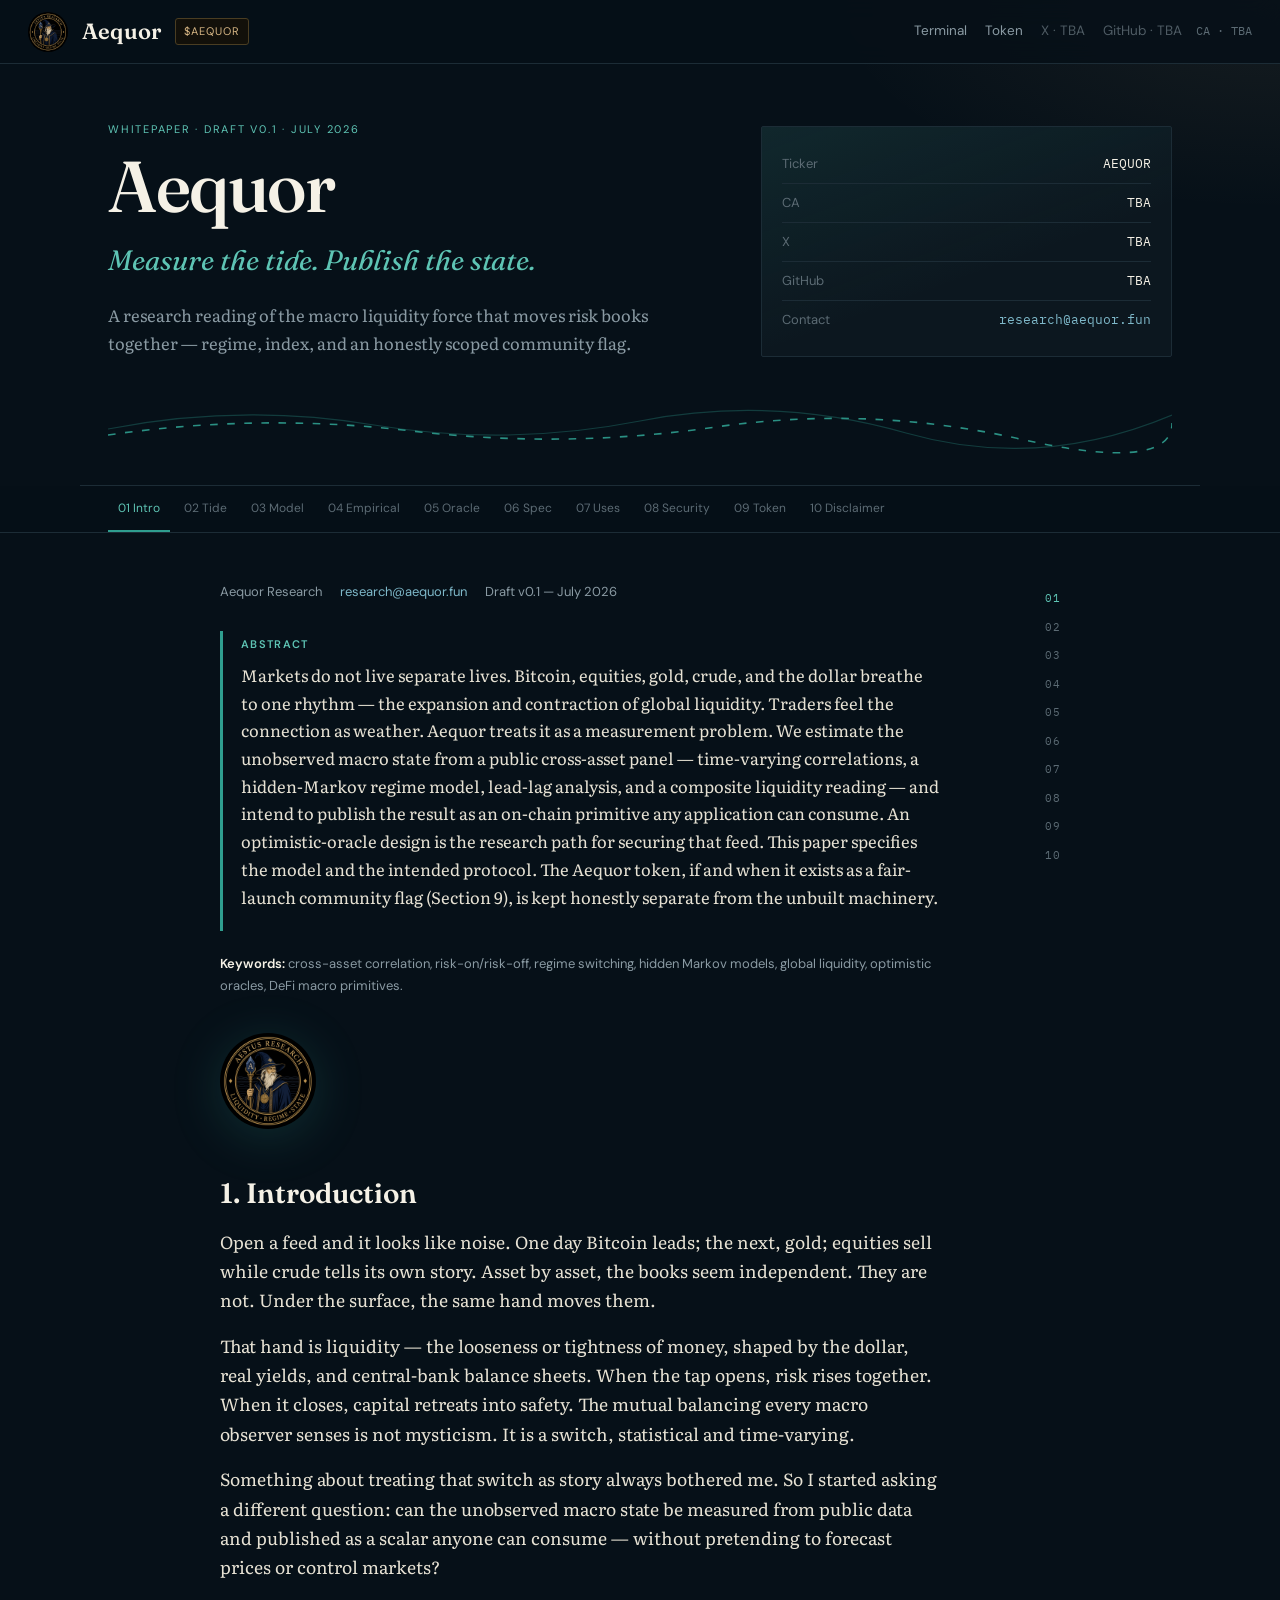
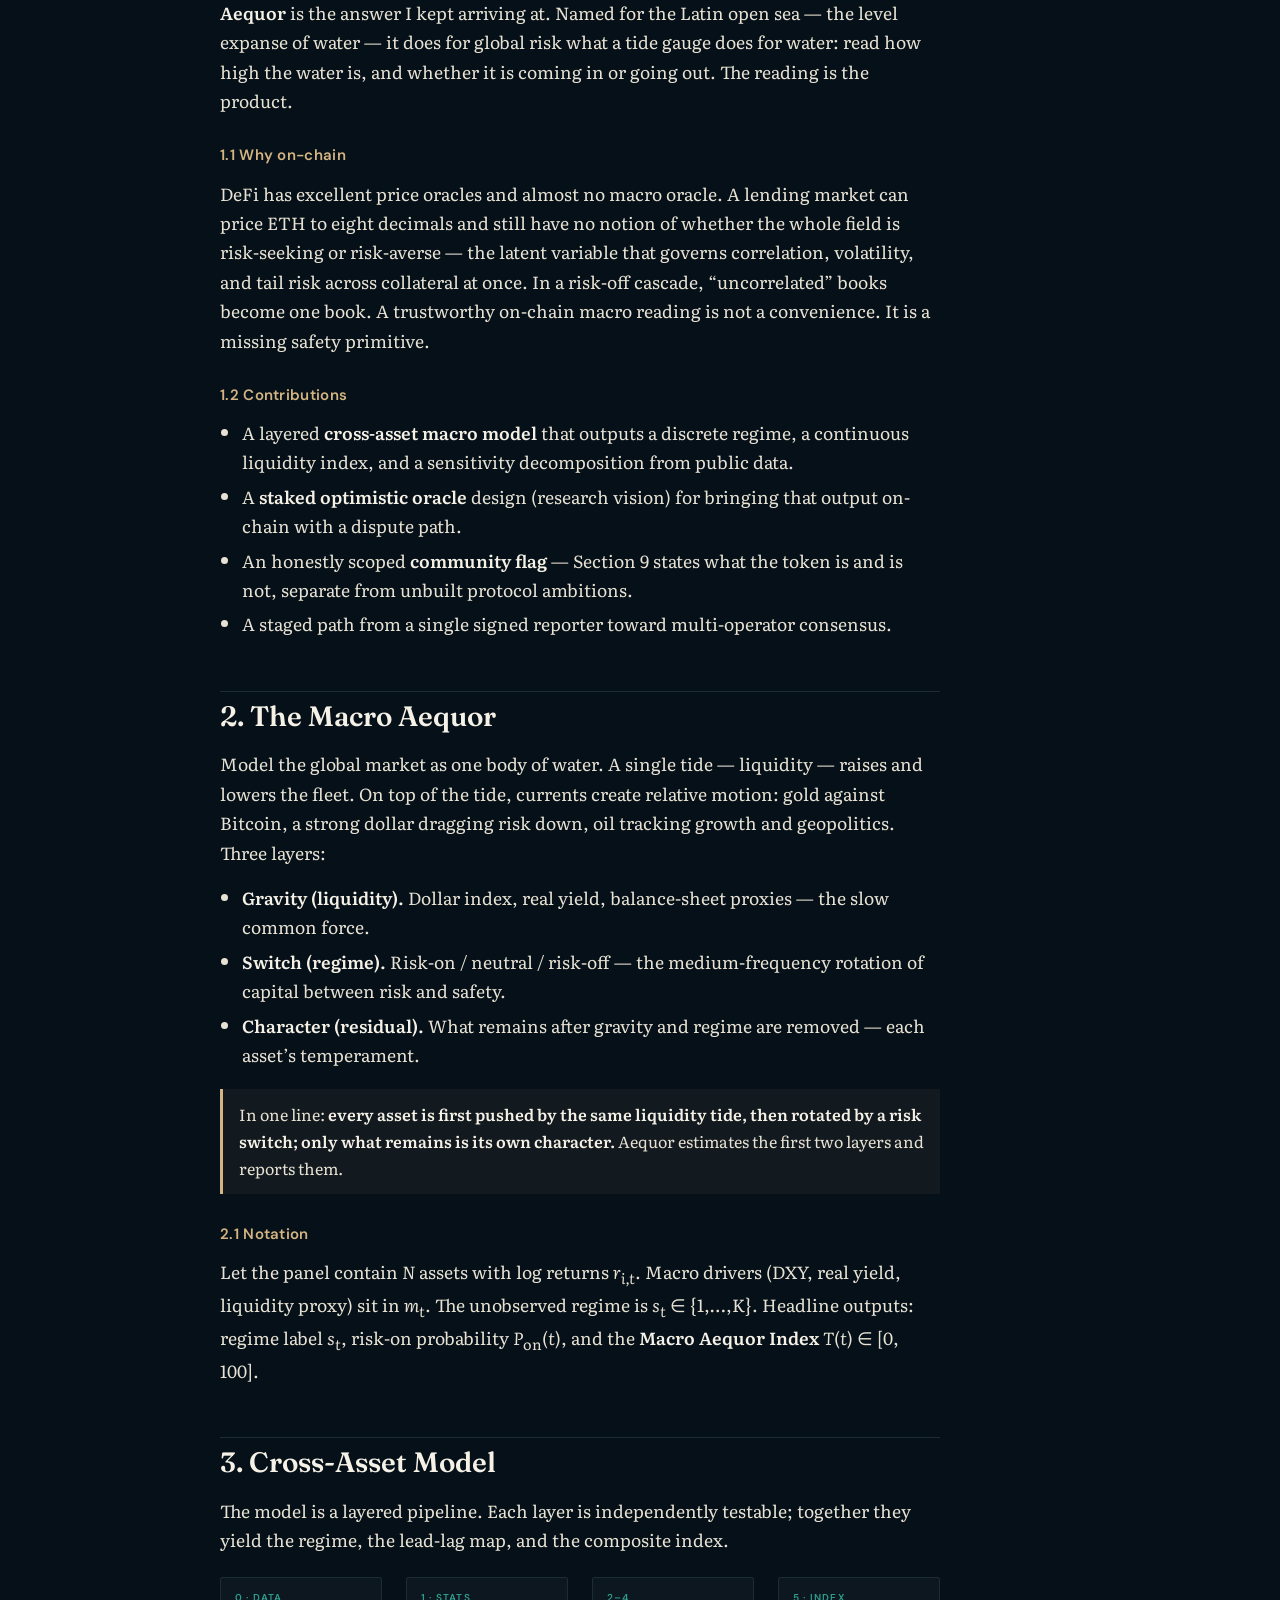
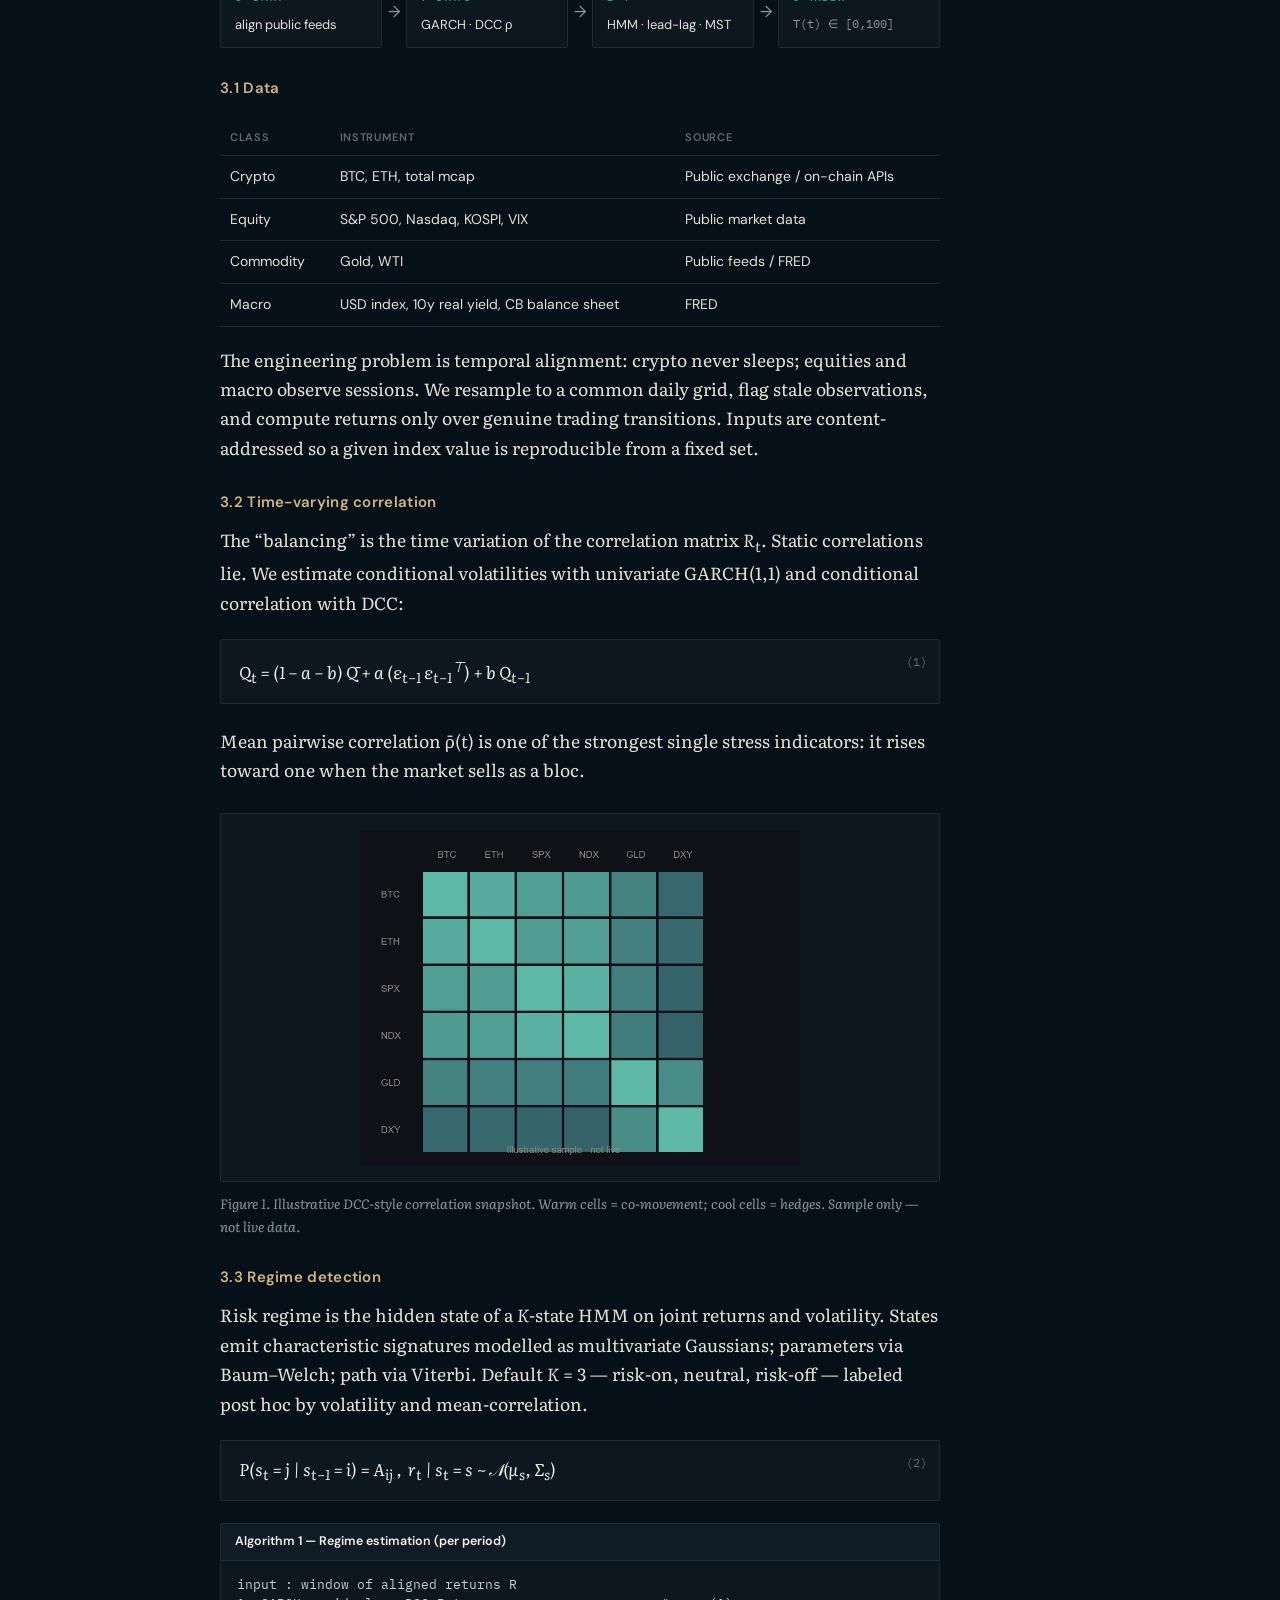
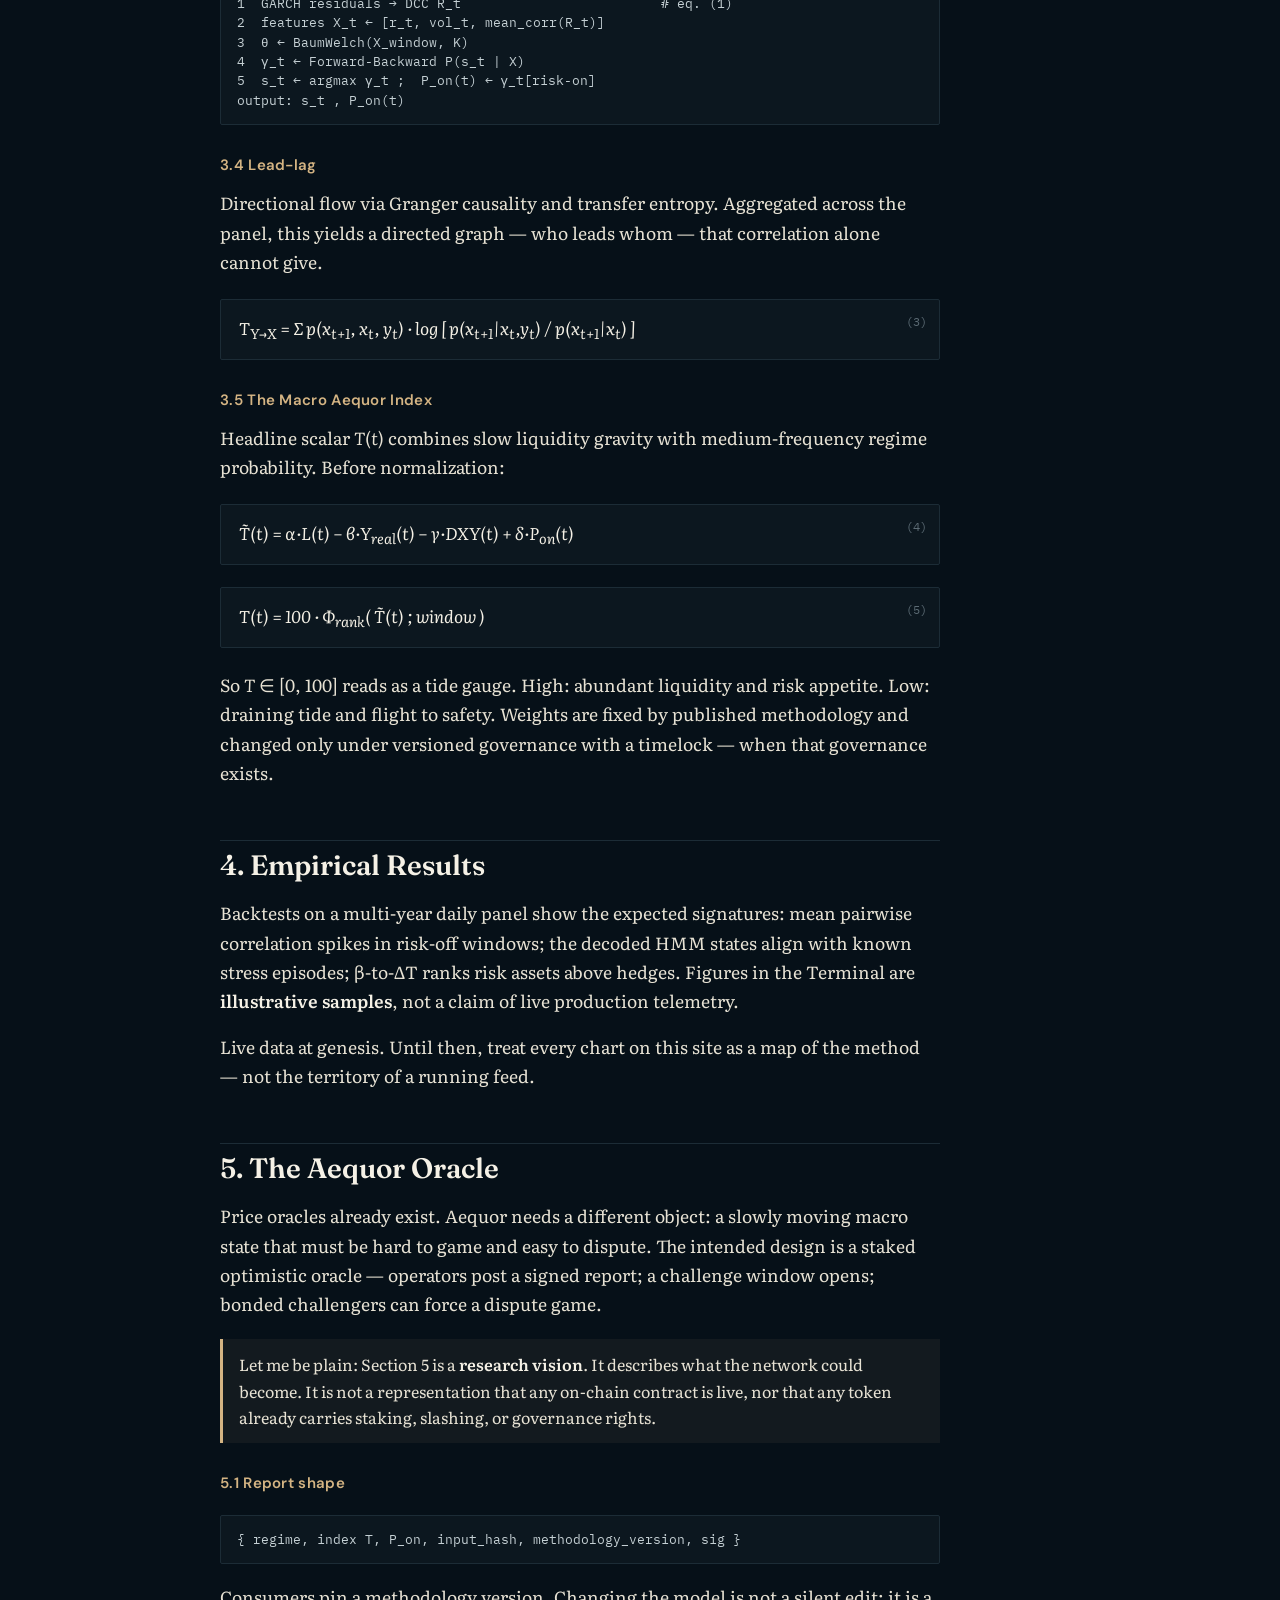
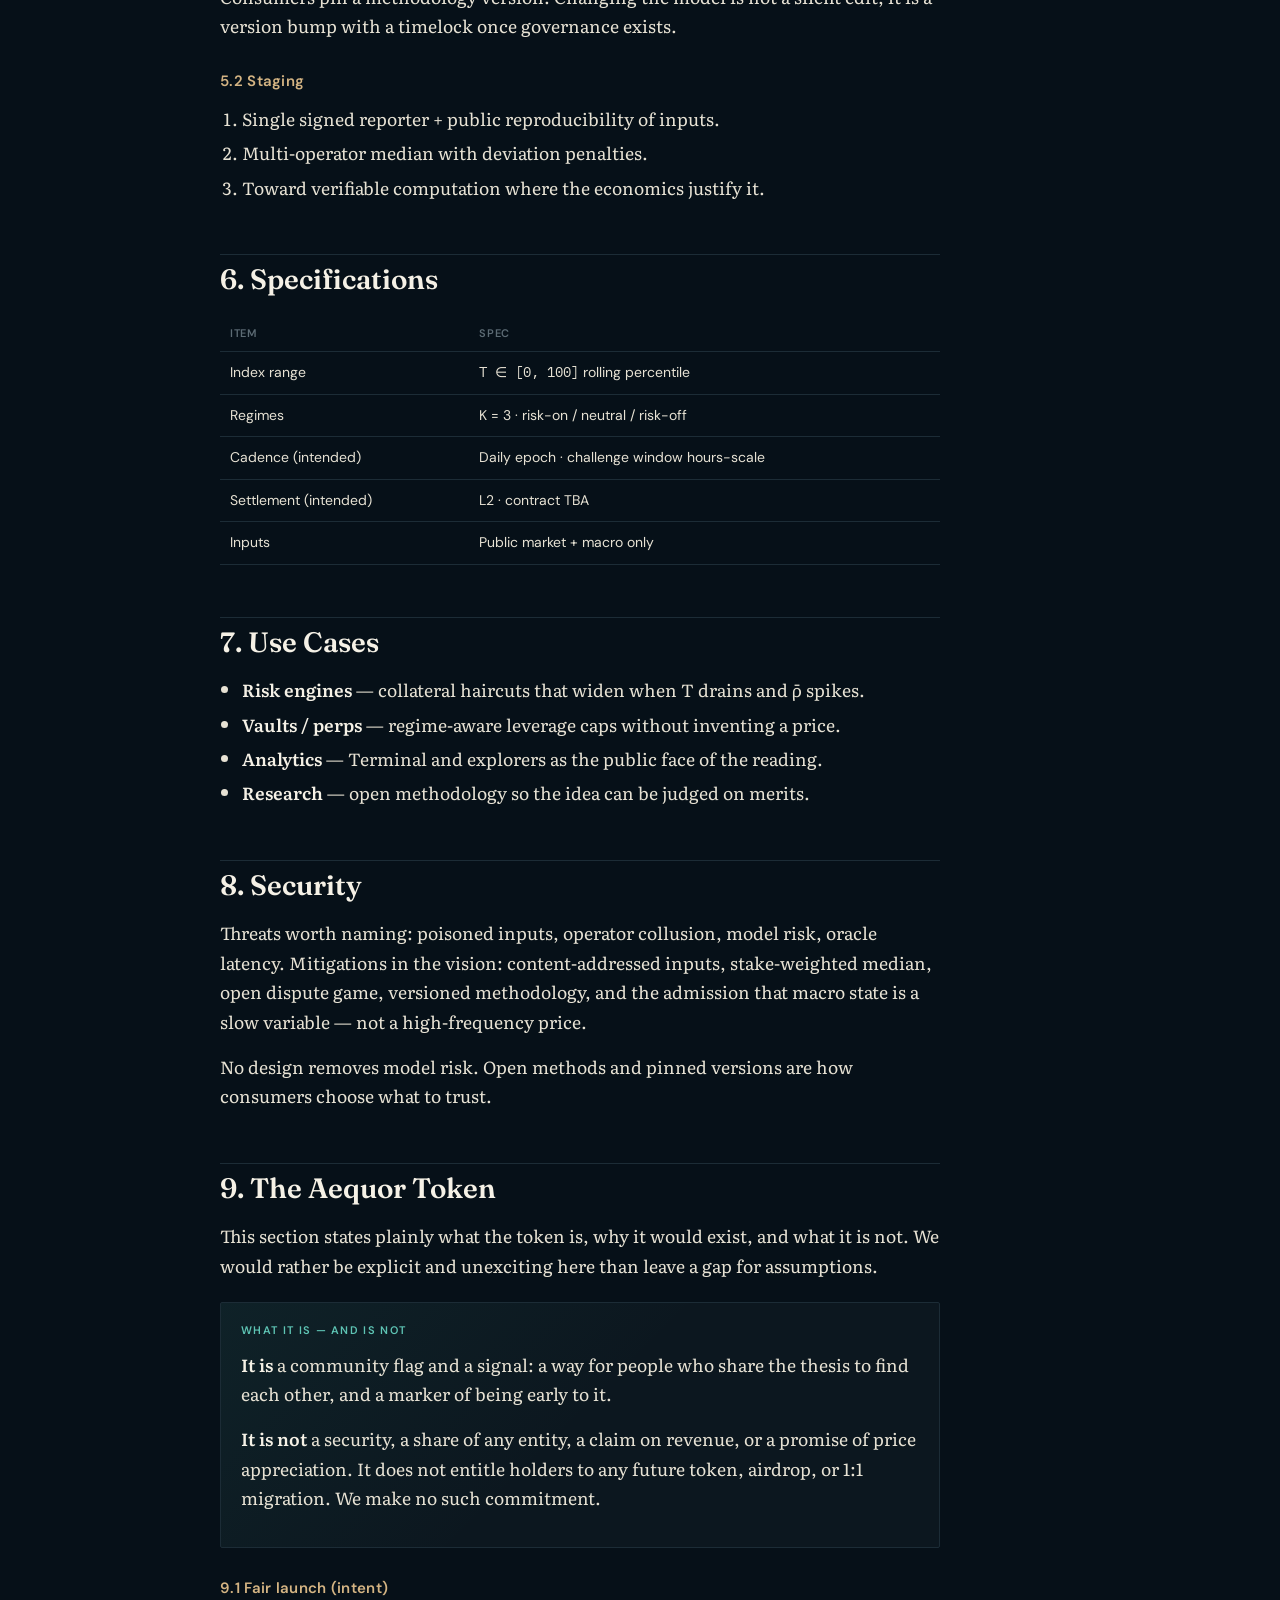
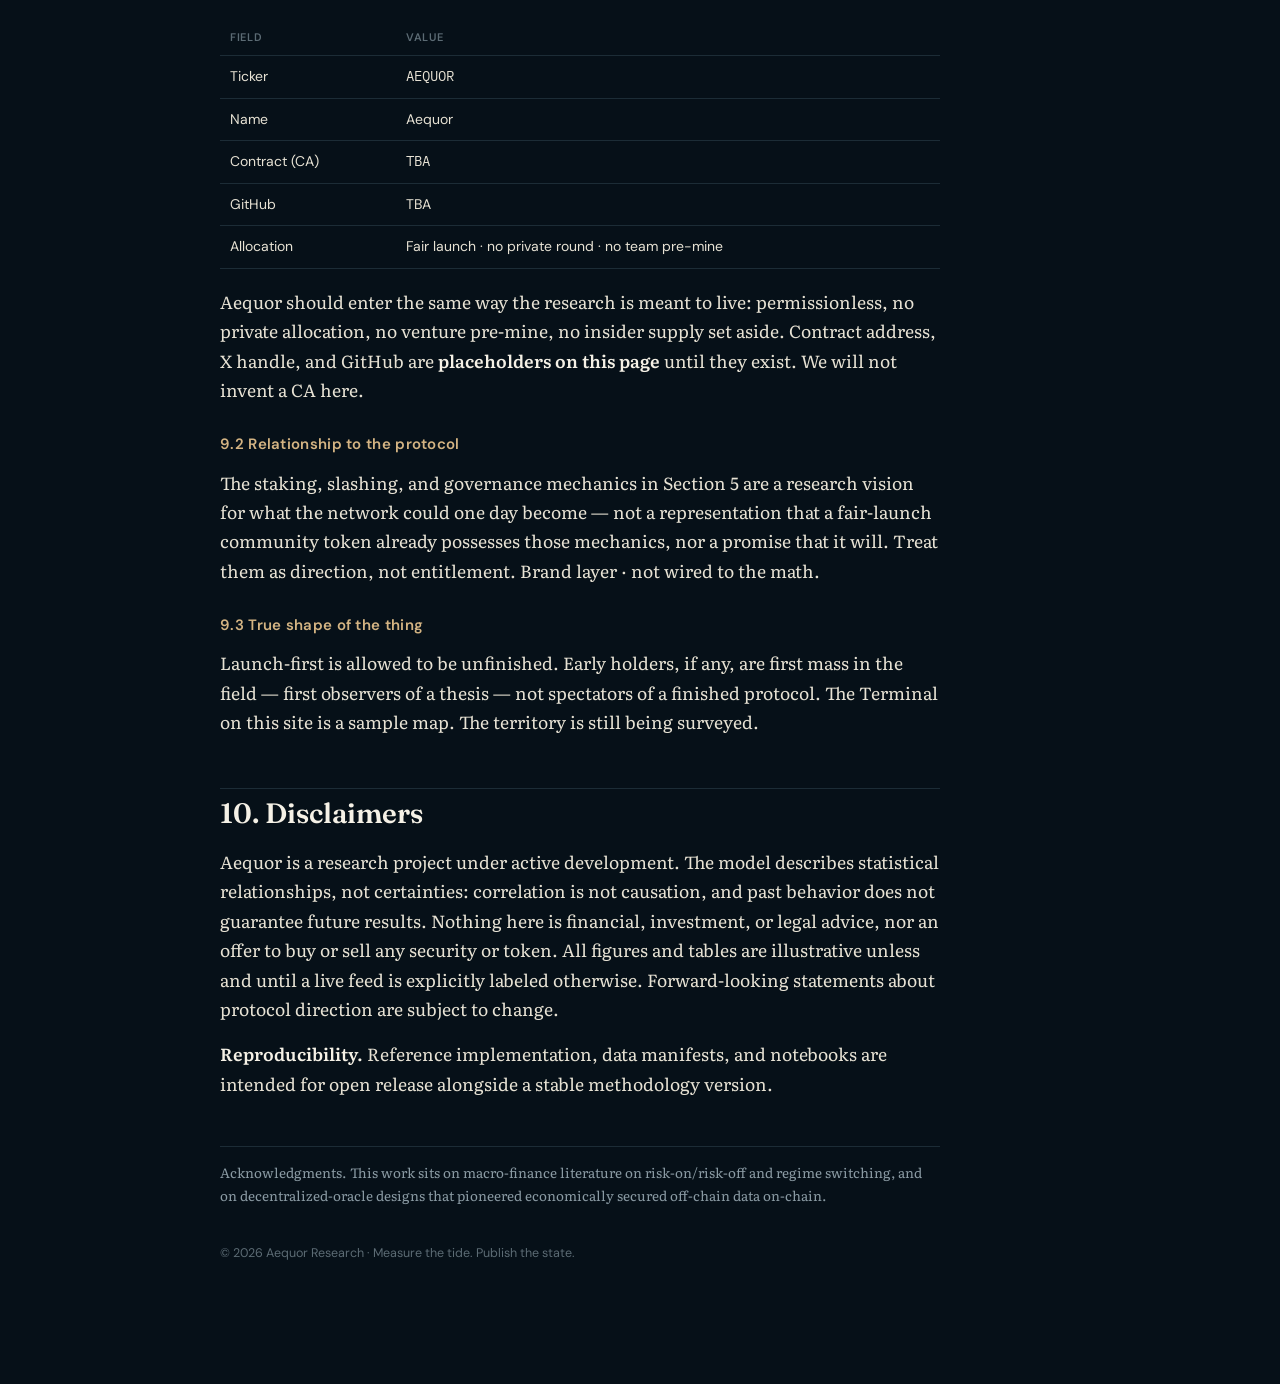
<file: index.html>
<!DOCTYPE html>
<html lang="en">
<head>
  <meta charset="UTF-8" />
  <meta name="viewport" content="width=device-width, initial-scale=1" />
  <title>Aequor Whitepaper</title>
  <meta name="description" content="Aequor — measure the liquidity tide, publish the macro state." />
  <link rel="icon" href="assets/favicon.ico" sizes="any" />
  <link rel="icon" type="image/png" sizes="32x32" href="assets/favicon-32.png" />
  <link rel="icon" type="image/png" sizes="16x16" href="assets/favicon-16.png" />
  <link rel="apple-touch-icon" sizes="180x180" href="assets/apple-touch-icon.png" />
  <link rel="preconnect" href="https://fonts.googleapis.com" />
  <link rel="preconnect" href="https://fonts.gstatic.com" crossorigin />
  <link href="https://fonts.googleapis.com/css2?family=DM+Sans:ital,opsz,wght@0,9..40,400;0,9..40,500;0,9..40,600;1,9..40,400&family=Fraunces:ital,opsz,wght@0,9..144,500;0,9..144,600;1,9..144,500&family=IBM+Plex+Mono:wght@400;500&family=Literata:ital,opsz,wght@0,7..72,400;0,7..72,600;1,7..72,400&display=swap" rel="stylesheet" />
  <link rel="stylesheet" href="style.css" />
</head>
<body>
<header class="site-bar">
  <img src="assets/logo.png" alt="Aequor seal" />
  <span class="word">Aequor</span>
  <span class="chip">$AEQUOR</span>
  <span class="spacer"></span>
  <nav>
    <a href="terminal.html">Terminal</a>
    <a href="#token" class="hide-sm">Token</a>
    <a href="#" aria-disabled="true" id="link-x">X · TBA</a>
    <a href="#" aria-disabled="true" id="link-github" class="hide-sm">GitHub · TBA</a>
  </nav>
  <span class="meta mono hide-sm">CA · TBA</span>
</header>

<section class="hero">
  <div class="hero-grid">
    <div>
      <p class="hero-kicker">Whitepaper · draft v0.1 · July 2026</p>
      <h1>Aequor</h1>
      <p class="tag">Measure the tide. Publish the state.</p>
      <p class="support">
        A research reading of the macro liquidity force that moves risk books together —
        regime, index, and an honestly scoped community flag.
      </p>
    </div>
    <aside class="hero-aside" aria-label="Launch status">
      <div class="row"><span class="k">Ticker</span><span class="v">AEQUOR</span></div>
      <div class="row"><span class="k">CA</span><span class="v">TBA</span></div>
      <div class="row"><span class="k">X</span><span class="v">TBA</span></div>
      <div class="row"><span class="k">GitHub</span><span class="v">TBA</span></div>
      <div class="row"><span class="k">Contact</span><span class="v"><a href="mailto:research@aequor.fun">research@aequor.fun</a></span></div>
    </aside>
  </div>
  <svg class="tide-svg" viewBox="0 0 1120 72" preserveAspectRatio="none" aria-hidden="true">
    <path class="soft" d="M0 44 Q140 18 280 40 T560 36 T840 48 T1120 30"/>
    <path class="pulse" d="M0 50 Q160 28 320 46 T640 42 T960 54 T1120 38"/>
  </svg>
</section>

<nav class="toc-strip" aria-label="Table of contents">
  <div class="inner toc">
    <a href="#intro" class="active">01 Intro</a>
    <a href="#tide">02 Tide</a>
    <a href="#model">03 Model</a>
    <a href="#empirical">04 Empirical</a>
    <a href="#oracle">05 Oracle</a>
    <a href="#spec">06 Spec</a>
    <a href="#usecases">07 Uses</a>
    <a href="#security">08 Security</a>
    <a href="#token">09 Token</a>
    <a href="#disc">10 Disclaimer</a>
  </div>
</nav>

<div class="sheet">
<main class="article">
<article>
  <div class="doc-meta">
    <span>Aequor Research</span>
    <span><a href="mailto:research@aequor.fun">research@aequor.fun</a></span>
    <span>Draft v0.1 — July 2026</span>
  </div>
  <div class="abstract">
    <p><span class="ab-label">Abstract</span>
    Markets do not live separate lives. Bitcoin, equities, gold, crude, and the dollar breathe
    to one rhythm — the expansion and contraction of global liquidity. Traders feel the
    connection as weather. Aequor treats it as a measurement problem. We estimate the
    unobserved macro state from a public cross-asset panel — time-varying correlations, a
    hidden-Markov regime model, lead-lag analysis, and a composite liquidity reading — and
    intend to publish the result as an on-chain primitive any application can consume.
    An optimistic-oracle design is the research path for securing that feed. This paper
    specifies the model and the intended protocol. The Aequor token, if and when it exists as
    a fair-launch community flag (Section 9), is kept honestly separate from the unbuilt
    machinery.</p>
  </div>
  <div class="keywords"><strong>Keywords:</strong> cross-asset correlation, risk-on/risk-off,
    regime switching, hidden Markov models, global liquidity, optimistic oracles,
    DeFi macro primitives.</div>

  <span class="emblem"><img src="assets/logo.png" alt="" /></span>

  <h2 id="intro">1. Introduction</h2>
  <p>
    Open a feed and it looks like noise. One day Bitcoin leads; the next, gold; equities sell
    while crude tells its own story. Asset by asset, the books seem independent. They are not.
    Under the surface, the same hand moves them.
  </p>
  <p>
    That hand is liquidity — the looseness or tightness of money, shaped by the dollar, real
    yields, and central-bank balance sheets. When the tap opens, risk rises together. When it
    closes, capital retreats into safety. The mutual balancing every macro observer senses is
    not mysticism. It is a switch, statistical and time-varying.
  </p>
  <p>
    Something about treating that switch as story always bothered me. So I started asking a
    different question: can the unobserved macro state be measured from public data and
    published as a scalar anyone can consume — without pretending to forecast prices or
    control markets?
  </p>
  <p>
    <strong>Aequor</strong> is the answer I kept arriving at. Named for the Latin open sea — the level expanse of water — it does for global risk what a tide gauge does for water: read how high the water
    is, and whether it is coming in or going out. The reading is the product.
  </p>

  <h3>1.1 Why on-chain</h3>
  <p>
    DeFi has excellent price oracles and almost no macro oracle. A lending market can price ETH
    to eight decimals and still have no notion of whether the whole field is risk-seeking or
    risk-averse — the latent variable that governs correlation, volatility, and tail risk across
    collateral at once. In a risk-off cascade, “uncorrelated” books become one book. A
    trustworthy on-chain macro reading is not a convenience. It is a missing safety primitive.
  </p>

  <h3>1.2 Contributions</h3>
  <ul>
    <li>A layered <strong>cross-asset macro model</strong> that outputs a discrete regime, a
      continuous liquidity index, and a sensitivity decomposition from public data.</li>
    <li>A <strong>staked optimistic oracle</strong> design (research vision) for bringing that
      output on-chain with a dispute path.</li>
    <li>An honestly scoped <strong>community flag</strong> — Section 9 states what the token is
      and is not, separate from unbuilt protocol ambitions.</li>
    <li>A staged path from a single signed reporter toward multi-operator consensus.</li>
  </ul>

  <h2 id="tide">2. The Macro Aequor</h2>
  <p>
    Model the global market as one body of water. A single tide — liquidity — raises and lowers
    the fleet. On top of the tide, currents create relative motion: gold against Bitcoin, a
    strong dollar dragging risk down, oil tracking growth and geopolitics. Three layers:
  </p>
  <ul>
    <li><strong>Gravity (liquidity).</strong> Dollar index, real yield, balance-sheet proxies —
      the slow common force.</li>
    <li><strong>Switch (regime).</strong> Risk-on / neutral / risk-off — the medium-frequency
      rotation of capital between risk and safety.</li>
    <li><strong>Character (residual).</strong> What remains after gravity and regime are removed —
      each asset’s temperament.</li>
  </ul>
  <div class="callout">
    In one line: <strong>every asset is first pushed by the same liquidity tide, then rotated by
    a risk switch; only what remains is its own character.</strong> Aequor estimates the first
    two layers and reports them.
  </div>

  <h3>2.1 Notation</h3>
  <p>
    Let the panel contain <em>N</em> assets with log returns
    <em>r<sub>i,t</sub></em>. Macro drivers (DXY, real yield, liquidity proxy) sit in
    <em>m<sub>t</sub></em>. The unobserved regime is
    <em>s<sub>t</sub></em> ∈ {1,…,K}. Headline outputs: regime label <em>s<sub>t</sub></em>,
    risk-on probability <em>P</em><sub>on</sub>(<em>t</em>), and the
    <strong>Macro Aequor Index</strong> <em>T</em>(<em>t</em>) ∈ [0, 100].
  </p>

  <h2 id="model">3. Cross-Asset Model</h2>
  <p>
    The model is a layered pipeline. Each layer is independently testable; together they yield
    the regime, the lead-lag map, and the composite index.
  </p>

  <div class="flow">
    <div class="flow-node"><div class="lbl">0 · Data</div><div class="ln">align public feeds</div></div>
    <div class="flow-arrow">→</div>
    <div class="flow-node"><div class="lbl">1 · Stats</div><div class="ln">GARCH · DCC ρ</div></div>
    <div class="flow-arrow">→</div>
    <div class="flow-node"><div class="lbl">2–4</div><div class="ln">HMM · lead-lag · MST</div></div>
    <div class="flow-arrow">→</div>
    <div class="flow-node"><div class="lbl">5 · Index</div><div class="ln mono">T(t) ∈ [0,100]</div></div>
  </div>

  <h3>3.1 Data</h3>
  <table>
    <thead><tr><th>Class</th><th>Instrument</th><th>Source</th></tr></thead>
    <tbody>
      <tr><td>Crypto</td><td>BTC, ETH, total mcap</td><td>Public exchange / on-chain APIs</td></tr>
      <tr><td>Equity</td><td>S&amp;P 500, Nasdaq, KOSPI, VIX</td><td>Public market data</td></tr>
      <tr><td>Commodity</td><td>Gold, WTI</td><td>Public feeds / FRED</td></tr>
      <tr><td>Macro</td><td>USD index, 10y real yield, CB balance sheet</td><td>FRED</td></tr>
    </tbody>
  </table>
  <p>
    The engineering problem is temporal alignment: crypto never sleeps; equities and macro
    observe sessions. We resample to a common daily grid, flag stale observations, and compute
    returns only over genuine trading transitions. Inputs are content-addressed so a given
    index value is reproducible from a fixed set.
  </p>

  <h3>3.2 Time-varying correlation</h3>
  <p>
    The “balancing” is the time variation of the correlation matrix <em>R<sub>t</sub></em>.
    Static correlations lie. We estimate conditional volatilities with univariate GARCH(1,1)
    and conditional correlation with DCC:
  </p>
  <div class="eq">
    Q<sub>t</sub> = (1 − a − b) Q̄ + a (ε<sub>t−1</sub> ε<sub>t−1</sub><sup>⊤</sup>) + b Q<sub>t−1</sub>
    <span class="num">(1)</span>
  </div>
  <p>
    Mean pairwise correlation ρ̄(<em>t</em>) is one of the strongest single stress indicators:
    it rises toward one when the market sells as a bloc.
  </p>

  <div class="figure">
    <div class="frame">
      <img src="assets/heatmap.png" width="420" height="320" alt="Illustrative correlation heatmap" style="width:100%;max-width:440px;height:auto;display:block;margin:0 auto" />
    </div>
    <div class="figcaption">Figure 1. Illustrative DCC-style correlation snapshot. Warm cells =
      co-movement; cool cells = hedges. Sample only — not live data.</div>
  </div>

  <h3>3.3 Regime detection</h3>
  <p>
    Risk regime is the hidden state of a <em>K</em>-state HMM on joint returns and volatility.
    States emit characteristic signatures modelled as multivariate Gaussians; parameters via
    Baum–Welch; path via Viterbi. Default <em>K</em> = 3 — risk-on, neutral, risk-off —
    labeled post hoc by volatility and mean-correlation.
  </p>
  <div class="eq">
    P(s<sub>t</sub> = j | s<sub>t−1</sub> = i) = A<sub>ij</sub> ,&nbsp;
    r<sub>t</sub> | s<sub>t</sub> = s ~ 𝒩(μ<sub>s</sub>, Σ<sub>s</sub>)
    <span class="num">(2)</span>
  </div>
  <div class="algo">
    <div class="algo-title">Algorithm 1 — Regime estimation (per period)</div>
    <pre>input : window of aligned returns R
1  GARCH residuals → DCC R_t                         # eq. (1)
2  features X_t ← [r_t, vol_t, mean_corr(R_t)]
3  θ ← BaumWelch(X_window, K)
4  γ_t ← Forward-Backward P(s_t | X)
5  s_t ← argmax γ_t ;  P_on(t) ← γ_t[risk-on]
output: s_t , P_on(t)</pre>
  </div>

  <h3>3.4 Lead-lag</h3>
  <p>
    Directional flow via Granger causality and transfer entropy. Aggregated across the panel,
    this yields a directed graph — who leads whom — that correlation alone cannot give.
  </p>
  <div class="eq">
    T<sub>Y→X</sub> = Σ p(x<sub>t+1</sub>, x<sub>t</sub>, y<sub>t</sub>) · log
    [ p(x<sub>t+1</sub>|x<sub>t</sub>,y<sub>t</sub>) / p(x<sub>t+1</sub>|x<sub>t</sub>) ]
    <span class="num">(3)</span>
  </div>

  <h3>3.5 The Macro Aequor Index</h3>
  <p>
    Headline scalar <em>T</em>(<em>t</em>) combines slow liquidity gravity with medium-frequency
    regime probability. Before normalization:
  </p>
  <div class="eq">
    T̃(t) = α·L(t) − β·Y<sub>real</sub>(t) − γ·DXY(t) + δ·P<sub>on</sub>(t)
    <span class="num">(4)</span>
  </div>
  <div class="eq">
    T(t) = 100 · Φ<sub>rank</sub>( T̃(t) ; window )
    <span class="num">(5)</span>
  </div>
  <p>
    So <em>T</em> ∈ [0, 100] reads as a tide gauge. High: abundant liquidity and risk appetite.
    Low: draining tide and flight to safety. Weights are fixed by published methodology and
    changed only under versioned governance with a timelock — when that governance exists.
  </p>

  <h2 id="empirical">4. Empirical Results</h2>
  <p>
    Backtests on a multi-year daily panel show the expected signatures: mean pairwise
    correlation spikes in risk-off windows; the decoded HMM states align with known stress
    episodes; β-to-ΔT ranks risk assets above hedges. Figures in the Terminal are
    <strong>illustrative samples</strong>, not a claim of live production telemetry.
  </p>
  <p>
    Live data at genesis. Until then, treat every chart on this site as a map of the method —
    not the territory of a running feed.
  </p>

  <h2 id="oracle">5. The Aequor Oracle</h2>
  <p>
    Price oracles already exist. Aequor needs a different object: a slowly moving macro state
    that must be hard to game and easy to dispute. The intended design is a staked optimistic
    oracle — operators post a signed report; a challenge window opens; bonded challengers can
    force a dispute game.
  </p>
  <div class="callout">
    Let me be plain: Section 5 is a <strong>research vision</strong>. It describes what the
    network could become. It is not a representation that any on-chain contract is live, nor
    that any token already carries staking, slashing, or governance rights.
  </div>

  <h3>5.1 Report shape</h3>
  <pre>{ regime, index T, P_on, input_hash, methodology_version, sig }</pre>
  <p>
    Consumers pin a methodology version. Changing the model is not a silent edit; it is a
    version bump with a timelock once governance exists.
  </p>

  <h3>5.2 Staging</h3>
  <ol>
    <li>Single signed reporter + public reproducibility of inputs.</li>
    <li>Multi-operator median with deviation penalties.</li>
    <li>Toward verifiable computation where the economics justify it.</li>
  </ol>

  <h2 id="spec">6. Specifications</h2>
  <table>
    <thead><tr><th>Item</th><th>Spec</th></tr></thead>
    <tbody>
      <tr><td>Index range</td><td><span class="mono">T ∈ [0, 100]</span> rolling percentile</td></tr>
      <tr><td>Regimes</td><td>K = 3 · risk-on / neutral / risk-off</td></tr>
      <tr><td>Cadence (intended)</td><td>Daily epoch · challenge window hours-scale</td></tr>
      <tr><td>Settlement (intended)</td><td>L2 · contract TBA</td></tr>
      <tr><td>Inputs</td><td>Public market + macro only</td></tr>
    </tbody>
  </table>

  <h2 id="usecases">7. Use Cases</h2>
  <ul>
    <li><strong>Risk engines</strong> — collateral haircuts that widen when T drains and ρ̄ spikes.</li>
    <li><strong>Vaults / perps</strong> — regime-aware leverage caps without inventing a price.</li>
    <li><strong>Analytics</strong> — Terminal and explorers as the public face of the reading.</li>
    <li><strong>Research</strong> — open methodology so the idea can be judged on merits.</li>
  </ul>

  <h2 id="security">8. Security</h2>
  <p>
    Threats worth naming: poisoned inputs, operator collusion, model risk, oracle latency.
    Mitigations in the vision: content-addressed inputs, stake-weighted median, open dispute
    game, versioned methodology, and the admission that macro state is a slow variable — not a
    high-frequency price.
  </p>
  <p>
    No design removes model risk. Open methods and pinned versions are how consumers choose
    what to trust.
  </p>

  <h2 id="token">9. The Aequor Token</h2>
  <p>
    This section states plainly what the token is, why it would exist, and what it is not.
    We would rather be explicit and unexciting here than leave a gap for assumptions.
  </p>

  <div class="honesty">
    <h4>What it is — and is not</h4>
    <p>
      <strong>It is</strong> a community flag and a signal: a way for people who share the
      thesis to find each other, and a marker of being early to it.
    </p>
    <p>
      <strong>It is not</strong> a security, a share of any entity, a claim on revenue, or a
      promise of price appreciation. It does not entitle holders to any future token, airdrop,
      or 1:1 migration. We make no such commitment.
    </p>
  </div>

  <h3>9.1 Fair launch (intent)</h3>
  <table>
    <thead><tr><th>Field</th><th>Value</th></tr></thead>
    <tbody>
      <tr><td>Ticker</td><td><span class="mono">AEQUOR</span></td></tr>
      <tr><td>Name</td><td>Aequor</td></tr>
      <tr><td>Contract (CA)</td><td><span class="mono" id="ca-value">TBA</span></td></tr>
      <tr><td>GitHub</td><td><span id="github-value">TBA</span></td></tr>
      <tr><td>Allocation</td><td>Fair launch · no private round · no team pre-mine</td></tr>
    </tbody>
  </table>
  <p>
    Aequor should enter the same way the research is meant to live: permissionless, no private
    allocation, no venture pre-mine, no insider supply set aside. Contract address, X handle,
    and GitHub are <strong>placeholders on this page</strong> until they exist. We will not
    invent a CA here.
  </p>

  <h3>9.2 Relationship to the protocol</h3>
  <p>
    The staking, slashing, and governance mechanics in Section 5 are a research vision for what
    the network could one day become — not a representation that a fair-launch community token
    already possesses those mechanics, nor a promise that it will. Treat them as direction, not
    entitlement. Brand layer · not wired to the math.
  </p>

  <h3>9.3 True shape of the thing</h3>
  <p>
    Launch-first is allowed to be unfinished. Early holders, if any, are first mass in the field —
    first observers of a thesis — not spectators of a finished protocol. The Terminal on this
    site is a sample map. The territory is still being surveyed.
  </p>

  <h2 id="disc">10. Disclaimers</h2>
  <p>
    Aequor is a research project under active development. The model describes statistical
    relationships, not certainties: correlation is not causation, and past behavior does not
    guarantee future results. Nothing here is financial, investment, or legal advice, nor an
    offer to buy or sell any security or token. All figures and tables are illustrative unless
    and until a live feed is explicitly labeled otherwise. Forward-looking statements about
    protocol direction are subject to change.
  </p>
  <p>
    <strong>Reproducibility.</strong> Reference implementation, data manifests, and notebooks
    are intended for open release alongside a stable methodology version.
  </p>

  <div class="footnote">
    <p>Acknowledgments. This work sits on macro-finance literature on risk-on/risk-off and
      regime switching, and on decentralized-oracle designs that pioneered economically secured
      off-chain data on-chain.</p>
  </div>

  <div class="footer">© 2026 Aequor Research · Measure the tide. Publish the state.</div>
</article>
</main>

<aside class="marks" aria-label="Section marks">
  <a href="#intro" class="active">01</a>
  <a href="#tide">02</a>
  <a href="#model">03</a>
  <a href="#empirical">04</a>
  <a href="#oracle">05</a>
  <a href="#spec">06</a>
  <a href="#usecases">07</a>
  <a href="#security">08</a>
  <a href="#token">09</a>
  <a href="#disc">10</a>
</aside>
</div>

<script>
(function () {
  var links = Array.prototype.slice.call(document.querySelectorAll('.toc a, .marks a'));
  var ids = ['intro','tide','model','empirical','oracle','spec','usecases','security','token','disc'];
  var sections = ids.map(function (id) { return document.getElementById(id); }).filter(Boolean);
  function sync() {
    var y = window.scrollY + 160;
    var cur = sections[0] && sections[0].id;
    for (var i = 0; i < sections.length; i++) {
      if (sections[i].offsetTop <= y) cur = sections[i].id;
    }
    links.forEach(function (a) {
      a.classList.toggle('active', a.getAttribute('href') === '#' + cur);
    });
  }
  window.addEventListener('scroll', sync, { passive: true });
  sync();
})();
</script>
</body>
</html>
</file>
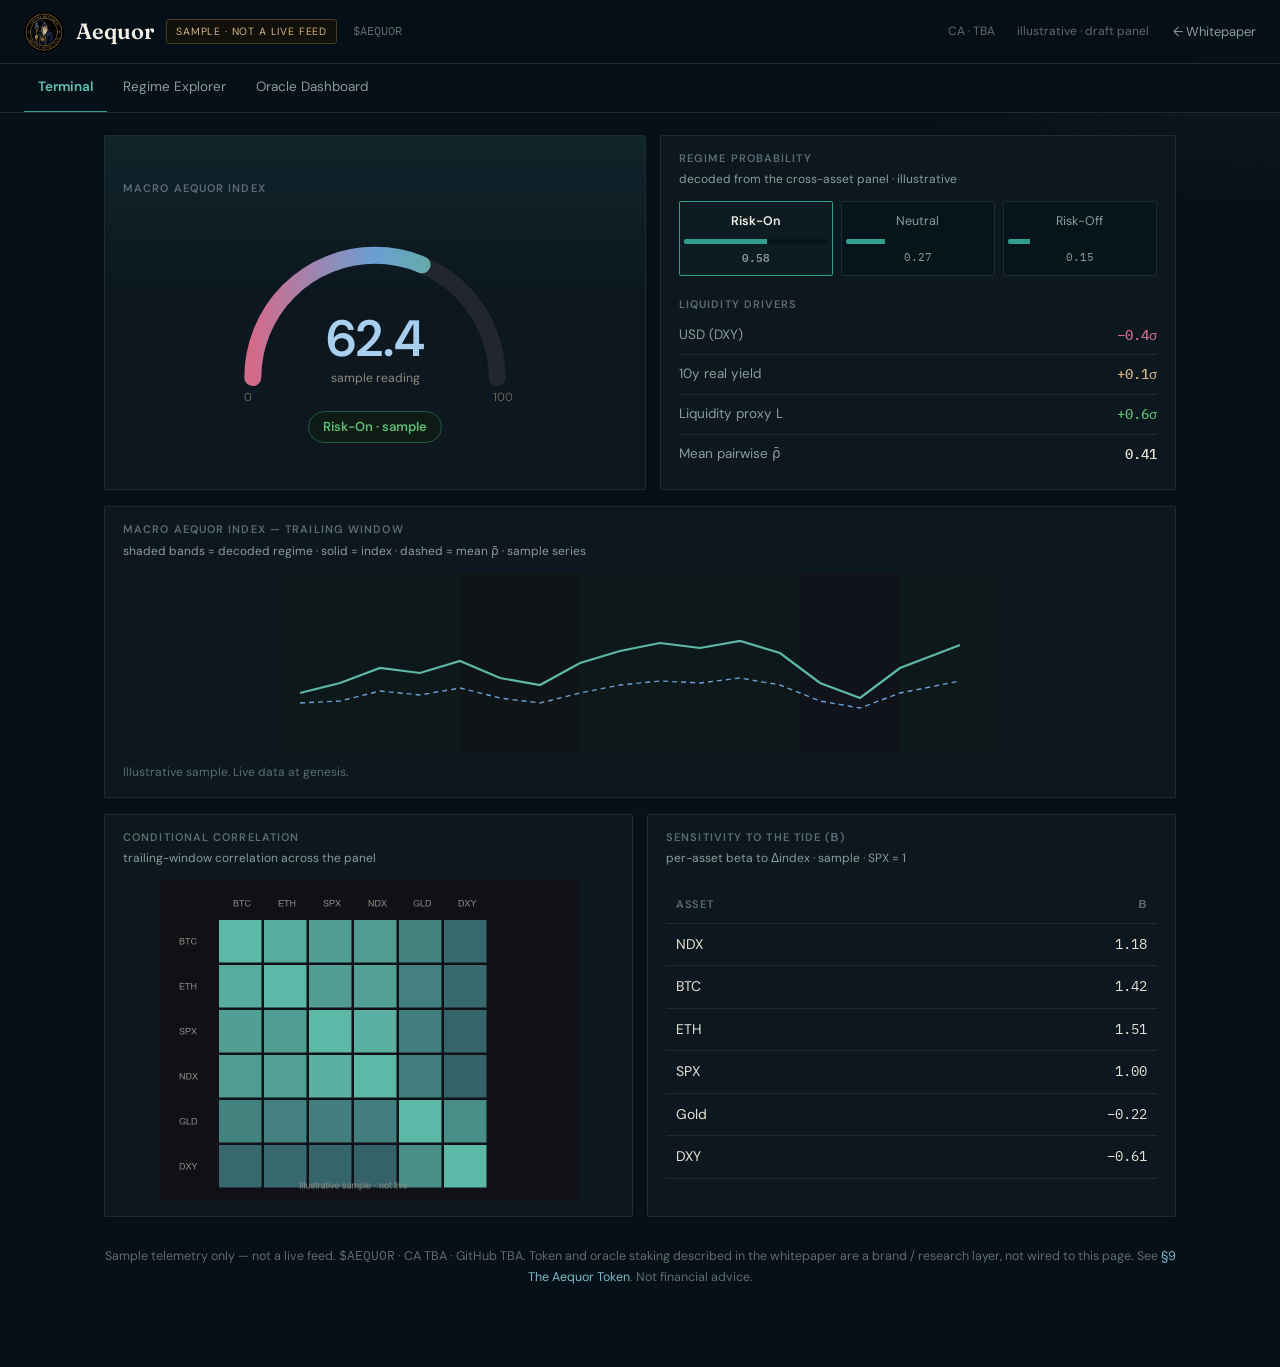
<file: terminal.html>
<!DOCTYPE html>
<html lang="en">
<head>
  <meta charset="UTF-8" />
  <meta name="viewport" content="width=device-width, initial-scale=1" />
  <title>Aequor Terminal</title>
  <meta name="description" content="Aequor Terminal — sample reading of the Macro Aequor Index." />
  <link rel="icon" href="assets/favicon.ico" sizes="any" />
  <link rel="icon" type="image/png" sizes="32x32" href="assets/favicon-32.png" />
  <link rel="icon" type="image/png" sizes="16x16" href="assets/favicon-16.png" />
  <link rel="apple-touch-icon" sizes="180x180" href="assets/apple-touch-icon.png" />
  <link rel="preconnect" href="https://fonts.googleapis.com" />
  <link rel="preconnect" href="https://fonts.gstatic.com" crossorigin />
  <link href="https://fonts.googleapis.com/css2?family=DM+Sans:opsz,wght@9..40,400;9..40,500;9..40,600&family=Fraunces:opsz,wght@9..144,500;9..144,600&family=IBM+Plex+Mono:wght@400;500&display=swap" rel="stylesheet" />
  <link rel="stylesheet" href="style.css" />
</head>
<body class="terminal-page">
<div class="topbar">
  <img src="assets/logo.png" alt="Aequor" />
  <span class="name">Aequor</span>
  <span class="badge">SAMPLE · not a live feed</span>
  <span class="meta mono" style="margin-left:4px">$AEQUOR</span>
  <span class="spacer"></span>
  <span class="meta">CA · TBA</span>
  <span class="meta" style="margin-left:10px">illustrative · draft panel</span>
  <a href="index.html" style="font-size:13px;color:var(--muted);margin-left:12px">← Whitepaper</a>
</div>

<nav class="tabs" aria-label="Terminal views">
  <a href="#terminal" data-tab="terminal" class="active">Terminal</a>
  <a href="#regime" data-tab="regime">Regime Explorer</a>
  <a href="#oracle" data-tab="oracle">Oracle Dashboard</a>
</nav>

<div class="wrap">
  <section class="view active" id="view-terminal">
    <div class="grid row12">
      <div class="tcard gaugewrap">
        <h2 style="align-self:flex-start">Macro Aequor Index</h2>
        <svg viewBox="0 0 320 196" style="width:100%;max-width:340px" aria-label="Sample index gauge">
          <defs>
            <linearGradient id="g" x1="0" y1="0" x2="1" y2="0">
              <stop offset="0" stop-color="#d46a8a"/>
              <stop offset="0.5" stop-color="#6a9fd4"/>
              <stop offset="1" stop-color="#5dbb72"/>
            </linearGradient>
          </defs>
          <path d="M45 168 A 115 115 0 0 1 275 168" fill="none" stroke="#23262e" stroke-width="16" stroke-linecap="round"/>
          <path id="gaugeArc" d="M45 168 A 115 115 0 0 1 275 168" fill="none" stroke="url(#g)" stroke-width="16" stroke-linecap="round" stroke-dasharray="226 1000"/>
          <text x="160" y="148" text-anchor="middle" font-family="Source Serif 4,serif" font-size="48" font-weight="600" fill="#a9cfee">62.4</text>
          <text x="160" y="172" text-anchor="middle" font-size="11.5" fill="#8f8a80">sample reading</text>
          <text x="40" y="190" text-anchor="middle" font-size="11" fill="#6a665c">0</text>
          <text x="280" y="190" text-anchor="middle" font-size="11" fill="#6a665c">100</text>
        </svg>
        <div class="regime-tag">Risk-On · sample</div>
      </div>
      <div class="tcard">
        <h2>Regime probability</h2>
        <div class="sub">decoded from the cross-asset panel · illustrative</div>
        <div class="regime-pill-row">
          <div class="pill cur">Risk-On<div class="prob"><i style="width:58%"></i></div><div class="mono" style="font-size:11px;margin-top:4px;color:var(--muted)">0.58</div></div>
          <div class="pill">Neutral<div class="prob"><i style="width:27%"></i></div><div class="mono" style="font-size:11px;margin-top:4px;color:var(--muted)">0.27</div></div>
          <div class="pill">Risk-Off<div class="prob"><i style="width:15%"></i></div><div class="mono" style="font-size:11px;margin-top:4px;color:var(--muted)">0.15</div></div>
        </div>
        <h2 style="margin-top:22px">Liquidity drivers</h2>
        <div class="drv"><span class="k">USD (DXY)</span><span class="v" style="color:var(--off)">−0.4σ</span></div>
        <div class="drv"><span class="k">10y real yield</span><span class="v" style="color:var(--warn)">+0.1σ</span></div>
        <div class="drv"><span class="k">Liquidity proxy L</span><span class="v" style="color:var(--green)">+0.6σ</span></div>
        <div class="drv"><span class="k">Mean pairwise ρ̄</span><span class="v">0.41</span></div>
      </div>
    </div>

    <div class="tcard" style="margin-top:16px">
      <h2>Macro Aequor Index — trailing window</h2>
      <div class="sub">shaded bands = decoded regime · solid = index · dashed = mean ρ̄ · sample series</div>
      <svg class="sample-chart" viewBox="0 0 720 180" aria-hidden="true">
        <rect x="0" y="0" width="180" height="180" fill="#0e1a14" opacity="0.45"/>
        <rect x="180" y="0" width="120" height="180" fill="#161208" opacity="0.35"/>
        <rect x="300" y="0" width="220" height="180" fill="#0e1a14" opacity="0.45"/>
        <rect x="520" y="0" width="100" height="180" fill="#1a0e14" opacity="0.4"/>
        <rect x="620" y="0" width="100" height="180" fill="#0e1a14" opacity="0.45"/>
        <polyline fill="none" stroke="#5eb8a8" stroke-width="2.2"
          points="20,120 60,110 100,95 140,100 180,88 220,105 260,112 300,90 340,78 380,70 420,75 460,68 500,80 540,110 580,125 620,95 680,72"/>
        <polyline fill="none" stroke="#6a9fd4" stroke-width="1.4" stroke-dasharray="5 4"
          points="20,130 60,128 100,118 140,122 180,115 220,125 260,130 300,120 340,112 380,108 420,110 460,105 500,112 540,128 580,135 620,120 680,108"/>
      </svg>
      <div class="note">Illustrative sample. Live data at genesis.</div>
    </div>

    <div class="grid row2" style="margin-top:16px">
      <div class="tcard">
        <h2>Conditional correlation</h2>
        <div class="sub">trailing-window correlation across the panel</div>
        <img class="heatimg" src="assets/heatmap.png" width="420" height="320" alt="Illustrative correlation heatmap" />
      </div>
      <div class="tcard">
        <h2>Sensitivity to the tide (β)</h2>
        <div class="sub">per-asset beta to Δindex · sample · SPX = 1</div>
        <table>
          <thead><tr><th>Asset</th><th style="text-align:right">β</th></tr></thead>
          <tbody>
            <tr><td>NDX</td><td class="mono" style="text-align:right">1.18</td></tr>
            <tr><td>BTC</td><td class="mono" style="text-align:right">1.42</td></tr>
            <tr><td>ETH</td><td class="mono" style="text-align:right">1.51</td></tr>
            <tr><td>SPX</td><td class="mono" style="text-align:right">1.00</td></tr>
            <tr><td>Gold</td><td class="mono" style="text-align:right">−0.22</td></tr>
            <tr><td>DXY</td><td class="mono" style="text-align:right">−0.61</td></tr>
          </tbody>
        </table>
      </div>
    </div>
  </section>

  <section class="view" id="view-regime">
    <div class="grid row12">
      <div class="tcard">
        <h2>Hidden Markov regime model</h2>
        <div class="sub">3 latent states · illustrative topology</div>
        <svg viewBox="0 0 360 180" style="width:100%;height:auto;display:block">
          <circle cx="55" cy="95" r="34" fill="#0e1a14" stroke="#5dbb72" stroke-width="1.5"/>
          <text x="55" y="92" text-anchor="middle" fill="#e9efe9" font-size="12" font-weight="600">Risk-On</text>
          <text x="55" y="108" text-anchor="middle" fill="#7e8a7e" font-size="9">low ρ̄</text>
          <circle cx="180" cy="95" r="34" fill="#161208" stroke="#c9a227" stroke-width="1.5"/>
          <text x="180" y="92" text-anchor="middle" fill="#efe9e0" font-size="12" font-weight="600">Neutral</text>
          <text x="180" y="108" text-anchor="middle" fill="#8b8275" font-size="9">mid ρ̄</text>
          <circle cx="305" cy="95" r="34" fill="#1a0e14" stroke="#d46a8a" stroke-width="1.5"/>
          <text x="305" y="92" text-anchor="middle" fill="#fbe7ee" font-size="12" font-weight="600">Risk-Off</text>
          <text x="305" y="108" text-anchor="middle" fill="#d68aa0" font-size="9">ρ̄ → 1</text>
          <path d="M90 85 Q120 60 145 85" fill="none" stroke="#6a9fd4" stroke-width="1.2"/>
          <path d="M215 85 Q250 60 270 85" fill="none" stroke="#6a9fd4" stroke-width="1.2"/>
        </svg>
      </div>
      <div class="tcard">
        <h2>Transition matrix A · sample</h2>
        <div class="sub">P(s<sub>t</sub> | s<sub>t−1</sub>) — illustrative</div>
        <table>
          <thead><tr><th></th><th>On</th><th>Neu</th><th>Off</th></tr></thead>
          <tbody>
            <tr><td>On</td><td class="mono">0.94</td><td class="mono">0.05</td><td class="mono">0.01</td></tr>
            <tr><td>Neu</td><td class="mono">0.06</td><td class="mono">0.88</td><td class="mono">0.06</td></tr>
            <tr><td>Off</td><td class="mono">0.02</td><td class="mono">0.16</td><td class="mono">0.82</td></tr>
          </tbody>
        </table>
        <div class="note">Sample persistence. Not estimated from a live window on this page.</div>
      </div>
    </div>
    <div class="tcard" style="margin-top:16px">
      <h2>Regime statistics · sample</h2>
      <table>
        <thead><tr><th>Regime</th><th style="text-align:right">Mean ρ̄</th><th style="text-align:right">Ann. vol</th><th style="text-align:right">Share</th></tr></thead>
        <tbody>
          <tr><td>Risk-On</td><td class="mono" style="text-align:right">0.32</td><td class="mono" style="text-align:right">12%</td><td class="mono" style="text-align:right">48%</td></tr>
          <tr><td>Neutral</td><td class="mono" style="text-align:right">0.45</td><td class="mono" style="text-align:right">16%</td><td class="mono" style="text-align:right">34%</td></tr>
          <tr><td>Risk-Off</td><td class="mono" style="text-align:right">0.78</td><td class="mono" style="text-align:right">28%</td><td class="mono" style="text-align:right">18%</td></tr>
        </tbody>
      </table>
    </div>
  </section>

  <section class="view" id="view-oracle">
    <div class="grid row12">
      <div class="tcard">
        <h2>Latest report · sample</h2>
        <div class="sub">model output shape for one epoch</div>
        <div class="kv"><span class="k">Regime</span><span class="v">Risk-On</span></div>
        <div class="kv"><span class="k">Index T</span><span class="v">62.4</span></div>
        <div class="kv"><span class="k">P(on)</span><span class="v">0.58</span></div>
        <div class="kv"><span class="k">Methodology</span><span class="v">v0.1-draft</span></div>
        <div class="kv"><span class="k">Input hash</span><span class="v">0xsample…</span></div>
        <div class="note">On-chain contract is <strong>not deployed</strong>. Operator fields are placeholders.</div>
      </div>
      <div class="tcard">
        <h2>Oracle parameters · research vision</h2>
        <div class="sub">direction, not entitlement</div>
        <div class="kv"><span class="k">Settlement chain</span><span class="v">L2 · TBA</span></div>
        <div class="kv"><span class="k">Contract</span><span class="v">not deployed</span></div>
        <div class="kv"><span class="k">Reporting epoch</span><span class="v">1 day</span></div>
        <div class="kv"><span class="k">Challenge window</span><span class="v">hours-scale</span></div>
        <div class="kv"><span class="k">Operators</span><span class="v">1 (intended first stage)</span></div>
        <div class="kv"><span class="k">Verification</span><span class="v">optimistic</span></div>
      </div>
    </div>
    <div class="tcard" style="margin-top:16px">
      <h2>Pipeline</h2>
      <div class="sub">how a report would reach the chain — when built</div>
      <div class="flow">
        <div class="flow-node"><div class="lbl">Off-chain</div><div class="ln">data pipeline</div><div class="ln">model engine</div><div class="ln">operator node</div></div>
        <div class="flow-arrow">→</div>
        <div class="flow-node"><div class="lbl">Bridge</div><div class="ln">signed report</div><div class="ln mono">{regime, T, hash, sig}</div></div>
        <div class="flow-arrow">→</div>
        <div class="flow-node"><div class="lbl">On-chain · L2</div><div class="ln mono">AequorOracle.sol</div><div class="ln">store · challenge · finalize</div></div>
      </div>
    </div>
  </section>

  <div class="foot">
    Sample telemetry only — not a live feed.
    <span class="mono">$AEQUOR</span> · CA TBA · GitHub TBA.
    Token and oracle staking described in the whitepaper are a brand / research layer,
    not wired to this page. See <a href="index.html#token">§9 The Aequor Token</a>.
    Not financial advice.
  </div>
</div>

<script>
(function () {
  var tabs = Array.prototype.slice.call(document.querySelectorAll('.tabs a'));
  var views = {
    terminal: document.getElementById('view-terminal'),
    regime: document.getElementById('view-regime'),
    oracle: document.getElementById('view-oracle')
  };
  function show(name) {
    Object.keys(views).forEach(function (k) {
      views[k].classList.toggle('active', k === name);
    });
    tabs.forEach(function (a) {
      a.classList.toggle('active', a.getAttribute('data-tab') === name);
    });
  }
  tabs.forEach(function (a) {
    a.addEventListener('click', function (e) {
      e.preventDefault();
      show(a.getAttribute('data-tab'));
      history.replaceState(null, '', '#' + a.getAttribute('data-tab'));
    });
  });
  var hash = (location.hash || '#terminal').slice(1);
  if (!views[hash]) hash = 'terminal';
  show(hash);
})();
</script>
</body>
</html>
</file>
<file: style.css>
:root {
  --bg: #061018;
  --bg-2: #0a1822;
  --ink: #e7e2d4;
  --head: #f5f1e6;
  --muted: #8a9aa3;
  --faint: #5c6b74;
  --rule: #1c2c36;
  --tide: #2f9e8f;
  --tide-bright: #5ec4b4;
  --sand: #d4b483;
  --link: #7eb8c9;
  --panel: #0c171f;
  --green: #5dbb72;
  --warn: #d4b483;
  --off: #d46a8a;
  --bar-h: 64px;
}

* { box-sizing: border-box; }
html { scroll-behavior: smooth; }
body {
  margin: 0;
  background:
    radial-gradient(1200px 480px at 10% -10%, rgba(47, 158, 143, 0.14), transparent 55%),
    radial-gradient(900px 420px at 100% 0%, rgba(212, 180, 131, 0.08), transparent 50%),
    var(--bg);
  color: var(--ink);
  font-family: "Literata", "Source Serif 4", Georgia, serif;
  font-size: 17.5px;
  line-height: 1.68;
  -webkit-font-smoothing: antialiased;
}
a { color: var(--link); text-decoration: none; }
a:hover { color: var(--tide-bright); text-decoration: underline; }
::selection { background: var(--tide); color: #041016; }
.mono { font-family: "IBM Plex Mono", monospace; }

/* ——— Top bar ——— */
.site-bar {
  position: sticky;
  top: 0;
  z-index: 40;
  height: var(--bar-h);
  display: flex;
  align-items: center;
  gap: 14px;
  padding: 0 28px;
  background: rgba(6, 16, 24, 0.86);
  backdrop-filter: blur(12px);
  border-bottom: 1px solid var(--rule);
  font-family: "DM Sans", "IBM Plex Sans", system-ui, sans-serif;
}
.site-bar img {
  height: 40px;
  width: auto;
  border-radius: 50%;
}
.site-bar .word {
  font-family: "Fraunces", Georgia, serif;
  font-size: 22px;
  font-weight: 600;
  color: var(--head);
  letter-spacing: 0.01em;
}
.site-bar .chip {
  font-size: 11px;
  letter-spacing: 0.08em;
  text-transform: uppercase;
  color: var(--sand);
  border: 1px solid #4a3d22;
  background: #12100a;
  padding: 3px 8px;
  border-radius: 3px;
}
.site-bar .spacer { flex: 1; }
.site-bar nav {
  display: flex;
  gap: 18px;
  align-items: center;
  font-size: 13.5px;
}
.site-bar nav a { color: var(--muted); }
.site-bar nav a:hover { color: var(--head); text-decoration: none; }
.site-bar .meta { font-size: 12px; color: var(--faint); }
a[aria-disabled="true"] {
  opacity: 0.55;
  pointer-events: none;
}

/* ——— Hero ——— */
.hero {
  position: relative;
  overflow: hidden;
  padding: 56px 28px 28px;
  border-bottom: 1px solid var(--rule);
  max-width: 1120px;
  margin: 0 auto;
}
.hero-grid {
  display: grid;
  grid-template-columns: 1.2fr 0.8fr;
  gap: 36px;
  align-items: end;
}
.hero-kicker {
  font-family: "DM Sans", sans-serif;
  font-size: 11px;
  letter-spacing: 0.16em;
  text-transform: uppercase;
  color: var(--tide-bright);
  margin: 0 0 14px;
}
.hero h1 {
  font-family: "Fraunces", Georgia, serif;
  font-size: clamp(42px, 7vw, 72px);
  font-weight: 550;
  line-height: 0.95;
  letter-spacing: -0.02em;
  color: var(--head);
  margin: 0 0 16px;
}
.hero .tag {
  font-family: "Fraunces", Georgia, serif;
  font-style: italic;
  font-size: clamp(20px, 3vw, 28px);
  color: var(--tide-bright);
  margin: 0 0 18px;
}
.hero .support {
  max-width: 34em;
  color: var(--muted);
  margin: 0;
  font-size: 16.5px;
}
.hero-aside {
  font-family: "DM Sans", sans-serif;
  background: linear-gradient(160deg, rgba(47,158,143,0.12), transparent 60%), var(--panel);
  border: 1px solid var(--rule);
  border-radius: 2px;
  padding: 18px 20px;
}
.hero-aside .row {
  display: flex;
  justify-content: space-between;
  gap: 12px;
  padding: 8px 0;
  border-bottom: 1px solid var(--rule);
  font-size: 13px;
}
.hero-aside .row:last-child { border-bottom: none; }
.hero-aside .k { color: var(--faint); }
.hero-aside .v { color: var(--head); font-family: "IBM Plex Mono", monospace; font-size: 12.5px; }

.tide-svg {
  display: block;
  width: 100%;
  height: 72px;
  margin-top: 28px;
  opacity: 0.9;
}
.tide-svg path {
  fill: none;
  stroke: var(--tide);
  stroke-width: 1.6;
}
.tide-svg path.soft {
  stroke: rgba(47, 158, 143, 0.35);
  stroke-width: 1.2;
}
@media (prefers-reduced-motion: no-preference) {
  .tide-svg path.pulse {
    stroke-dasharray: 8 10;
    animation: tideMove 18s linear infinite;
  }
}
@keyframes tideMove {
  to { stroke-dashoffset: -180; }
}

/* ——— Horizontal TOC ——— */
.toc-strip {
  position: sticky;
  top: var(--bar-h);
  z-index: 30;
  background: rgba(6, 16, 24, 0.92);
  backdrop-filter: blur(10px);
  border-bottom: 1px solid var(--rule);
  font-family: "DM Sans", sans-serif;
}
.toc-strip .inner {
  max-width: 1120px;
  margin: 0 auto;
  padding: 0 28px;
  display: flex;
  gap: 4px;
  overflow-x: auto;
  scrollbar-width: thin;
}
.toc-strip a {
  flex: 0 0 auto;
  padding: 12px 10px;
  font-size: 12px;
  color: var(--faint);
  border-bottom: 2px solid transparent;
  white-space: nowrap;
}
.toc-strip a:hover { color: var(--ink); text-decoration: none; }
.toc-strip a.active {
  color: var(--tide-bright);
  border-bottom-color: var(--tide);
}

/* ——— Reading sheet ——— */
.sheet {
  display: grid;
  grid-template-columns: minmax(0, 720px) 72px;
  gap: 48px;
  max-width: 1120px;
  margin: 0 auto;
  padding: 48px 28px 120px;
  justify-content: center;
}
.article { min-width: 0; }
.marks {
  position: sticky;
  top: calc(var(--bar-h) + 56px);
  align-self: start;
  display: flex;
  flex-direction: column;
  gap: 10px;
  font-family: "IBM Plex Mono", monospace;
  font-size: 11px;
  padding-top: 8px;
}
.marks a {
  color: var(--faint);
  text-align: right;
  letter-spacing: 0.04em;
}
.marks a:hover,
.marks a.active {
  color: var(--tide-bright);
  text-decoration: none;
}

.doc-meta {
  display: flex;
  flex-wrap: wrap;
  gap: 10px 18px;
  font-family: "DM Sans", sans-serif;
  font-size: 13px;
  color: var(--muted);
  margin: 0 0 28px;
}
.abstract {
  border-left: 3px solid var(--tide);
  padding: 4px 0 4px 18px;
  margin: 0 0 22px;
  font-size: 16.5px;
}
.abstract .ab-label {
  font-family: "DM Sans", sans-serif;
  font-size: 11px;
  letter-spacing: 0.12em;
  text-transform: uppercase;
  color: var(--tide-bright);
  font-style: normal;
  font-weight: 600;
  display: block;
  margin-bottom: 8px;
}
.keywords {
  font-family: "DM Sans", sans-serif;
  font-size: 13px;
  color: var(--muted);
  margin: 0 0 36px;
}
.emblem {
  display: flex;
  justify-content: flex-start;
  margin: 8px 0 40px;
}
.emblem img {
  height: 96px;
  width: auto;
  border-radius: 50%;
  filter: drop-shadow(0 8px 24px rgba(47, 158, 143, 0.2));
}

h2 {
  font-family: "Fraunces", Georgia, serif;
  font-size: 28px;
  font-weight: 600;
  line-height: 1.2;
  margin: 52px 0 16px;
  scroll-margin-top: 140px;
  color: var(--head);
  padding-top: 8px;
  border-top: 1px solid var(--rule);
}
h2:first-of-type { border-top: none; margin-top: 24px; }
h3 {
  font-family: "DM Sans", sans-serif;
  font-size: 15px;
  font-weight: 600;
  letter-spacing: 0.02em;
  margin: 28px 0 10px;
  scroll-margin-top: 140px;
  color: var(--sand);
}
p { margin: 0 0 16px; }
ul, ol { margin: 0 0 16px; padding-left: 22px; }
li { margin: 5px 0; }
strong { font-weight: 600; color: var(--head); }

.eq {
  text-align: left;
  font-style: italic;
  font-size: 17px;
  margin: 22px 0;
  color: var(--head);
  position: relative;
  padding: 14px 18px;
  background: var(--panel);
  border: 1px solid var(--rule);
  border-radius: 2px;
}
.eq .num {
  font-style: normal;
  color: var(--faint);
  position: absolute;
  right: 12px;
  top: 12px;
  font-size: 12px;
  font-family: "IBM Plex Mono", monospace;
}

pre, .algo {
  background: var(--panel);
  border: 1px solid var(--rule);
  border-radius: 2px;
  margin: 18px 0;
  font-family: "IBM Plex Mono", monospace;
  font-size: 12.5px;
  line-height: 1.55;
  color: #c5d0d4;
}
pre { padding: 14px 16px; overflow-x: auto; }
.algo .algo-title {
  background: #0f1c25;
  border-bottom: 1px solid var(--rule);
  padding: 8px 14px;
  font-weight: 600;
  color: var(--head);
  font-family: "DM Sans", sans-serif;
  font-size: 12.5px;
}
.algo pre { border: none; margin: 0; background: none; border-radius: 0; }
code {
  font-family: "IBM Plex Mono", monospace;
  font-size: 0.86em;
  background: var(--panel);
  padding: 1px 5px;
  border-radius: 2px;
}

table {
  width: 100%;
  border-collapse: collapse;
  margin: 18px 0;
  font-size: 14px;
  font-family: "DM Sans", sans-serif;
}
th, td {
  text-align: left;
  padding: 9px 10px;
  border-bottom: 1px solid var(--rule);
  vertical-align: top;
}
th {
  font-weight: 600;
  color: var(--faint);
  font-size: 11px;
  letter-spacing: 0.06em;
  text-transform: uppercase;
}

.figure { margin: 28px 0; }
.figure .frame {
  background: var(--panel);
  border: 1px solid var(--rule);
  border-radius: 2px;
  padding: 16px;
}
.figcaption {
  font-size: 13.5px;
  color: var(--muted);
  margin-top: 10px;
  font-style: italic;
}
.callout {
  border-left: 3px solid var(--sand);
  background: rgba(212, 180, 131, 0.06);
  padding: 12px 16px;
  margin: 20px 0;
  font-size: 16px;
}
.honesty {
  border: 1px solid var(--rule);
  background: linear-gradient(135deg, rgba(47,158,143,0.08), transparent 50%), var(--panel);
  padding: 18px 20px;
  margin: 22px 0;
  border-radius: 2px;
}
.honesty h4 {
  margin: 0 0 10px;
  font-family: "DM Sans", sans-serif;
  font-size: 11px;
  letter-spacing: 0.12em;
  text-transform: uppercase;
  color: var(--tide-bright);
  font-style: normal;
  font-weight: 600;
}
.flow {
  display: flex;
  align-items: stretch;
  margin: 22px 0;
  font-family: "DM Sans", sans-serif;
}
.flow-node {
  flex: 1;
  background: var(--panel);
  border: 1px solid var(--rule);
  border-radius: 2px;
  padding: 12px 14px;
  min-width: 0;
}
.flow-node .lbl {
  font-size: 10px;
  letter-spacing: 0.12em;
  text-transform: uppercase;
  color: var(--tide);
  margin-bottom: 8px;
  font-weight: 600;
}
.flow-node .ln { font-size: 13px; line-height: 1.55; }
.flow-node .ln.mono {
  font-family: "IBM Plex Mono", monospace;
  font-size: 11.5px;
  color: var(--muted);
}
.flow-arrow {
  display: flex;
  align-items: center;
  justify-content: center;
  color: var(--muted);
  font-size: 16px;
  flex: 0 0 24px;
}
.footnote {
  font-size: 13.5px;
  color: var(--muted);
  border-top: 1px solid var(--rule);
  margin-top: 48px;
  padding-top: 14px;
}
.footer {
  font-family: "DM Sans", sans-serif;
  font-size: 12.5px;
  color: var(--faint);
  margin-top: 36px;
}
hr {
  border: none;
  border-top: 1px solid var(--rule);
  margin: 40px 0;
}

/* ——— Terminal ——— */
body.terminal-page {
  font-family: "DM Sans", "IBM Plex Sans", system-ui, sans-serif;
  font-size: 14px;
}
.topbar {
  display: flex;
  align-items: center;
  gap: 12px;
  padding: 0 24px;
  height: var(--bar-h);
  border-bottom: 1px solid var(--rule);
  position: sticky;
  top: 0;
  background: rgba(6, 16, 24, 0.92);
  backdrop-filter: blur(10px);
  z-index: 10;
}
.topbar img {
  height: 40px;
  width: auto;
  border-radius: 50%;
}
.topbar .name {
  font-family: "Fraunces", Georgia, serif;
  font-size: 22px;
  font-weight: 600;
  color: var(--head);
}
.badge {
  display: inline-flex;
  align-items: center;
  font-size: 10.5px;
  letter-spacing: 0.08em;
  text-transform: uppercase;
  color: var(--sand);
  border: 1px solid #4a3d22;
  background: #12100a;
  border-radius: 3px;
  padding: 3px 9px;
}
.topbar .spacer { flex: 1; }
.topbar .meta { font-size: 12px; color: var(--faint); }
.tabs {
  display: flex;
  gap: 2px;
  padding: 0 24px;
  border-bottom: 1px solid var(--rule);
  position: sticky;
  top: var(--bar-h);
  background: var(--bg);
  z-index: 9;
  overflow-x: auto;
}
.tabs a {
  padding: 12px 14px;
  font-size: 13.5px;
  color: var(--muted);
  border-bottom: 2px solid transparent;
  margin-bottom: -1px;
  white-space: nowrap;
}
.tabs a:hover { color: var(--ink); text-decoration: none; }
.tabs a.active {
  color: var(--tide-bright);
  border-bottom-color: var(--tide);
  font-weight: 600;
}
.wrap {
  max-width: 1120px;
  margin: 0 auto;
  padding: 22px 24px 80px;
}
.view { display: none; }
.view.active { display: block; }
.grid { display: grid; gap: 14px; }
.row2 { grid-template-columns: 1fr 1fr; }
.row12 { grid-template-columns: 1.05fr 1fr; }
.tcard {
  background: var(--panel);
  border: 1px solid var(--rule);
  border-radius: 2px;
  padding: 16px 18px;
}
.tcard h2 {
  margin: 0 0 4px;
  font-size: 11px;
  letter-spacing: 0.1em;
  text-transform: uppercase;
  color: var(--faint);
  font-weight: 600;
  font-family: "DM Sans", sans-serif;
  border: none;
  padding: 0;
}
.tcard .sub {
  font-size: 12px;
  color: var(--muted);
  margin-bottom: 12px;
}
.gaugewrap {
  display: flex;
  flex-direction: column;
  align-items: center;
  justify-content: center;
  background:
    linear-gradient(180deg, rgba(47,158,143,0.1), transparent 45%),
    var(--panel);
}
.regime-tag {
  margin-top: 4px;
  font-size: 13px;
  font-weight: 600;
  padding: 4px 14px;
  border-radius: 999px;
  border: 1px solid #1f5b40;
  color: var(--green);
  background: #0e1a14;
}
.regime-pill-row { display: flex; gap: 8px; margin-top: 6px; width: 100%; }
.pill {
  flex: 1;
  text-align: center;
  padding: 9px 4px;
  border-radius: 2px;
  border: 1px solid var(--rule);
  font-size: 12.5px;
  color: var(--muted);
  background: #08141b;
}
.pill.cur {
  color: var(--head);
  border-color: var(--tide);
  background: #0c1c22;
  font-weight: 600;
}
.prob {
  margin-top: 7px;
  height: 5px;
  border-radius: 2px;
  background: #08141b;
  overflow: hidden;
}
.prob > i { display: block; height: 100%; background: var(--tide); }
.drv, .kv {
  display: flex;
  justify-content: space-between;
  align-items: center;
  padding: 8px 0;
  border-bottom: 1px solid var(--rule);
  font-size: 13.5px;
}
.drv:last-child, .kv:last-child { border-bottom: none; }
.drv .k, .kv .k { color: var(--muted); }
.drv .v, .kv .v {
  font-family: "IBM Plex Mono", monospace;
  font-weight: 500;
  text-align: right;
}
.heatimg { width: 100%; max-width: 420px; display: block; margin: 6px auto 0; }
.note {
  font-size: 12px;
  color: var(--faint);
  margin-top: 10px;
  line-height: 1.5;
}
.foot {
  margin-top: 28px;
  font-size: 12.5px;
  color: var(--faint);
  text-align: center;
  line-height: 1.65;
}
.sample-chart {
  width: 100%;
  height: 180px;
  display: block;
}

@media (max-width: 900px) {
  .hero-grid { grid-template-columns: 1fr; }
  .sheet { grid-template-columns: 1fr; gap: 0; }
  .marks { display: none; }
  .site-bar nav .hide-sm { display: none; }
  .row2, .row12 { grid-template-columns: 1fr; }
}
@media (max-width: 560px) {
  .site-bar { padding: 0 14px; }
  .hero, .sheet { padding-left: 16px; padding-right: 16px; }
  .flow { flex-direction: column; }
  .flow-arrow { height: 22px; transform: rotate(90deg); }
}
@media (prefers-reduced-motion: reduce) {
  .tide-svg path.pulse { animation: none; }
  html { scroll-behavior: auto; }
}
</file>
